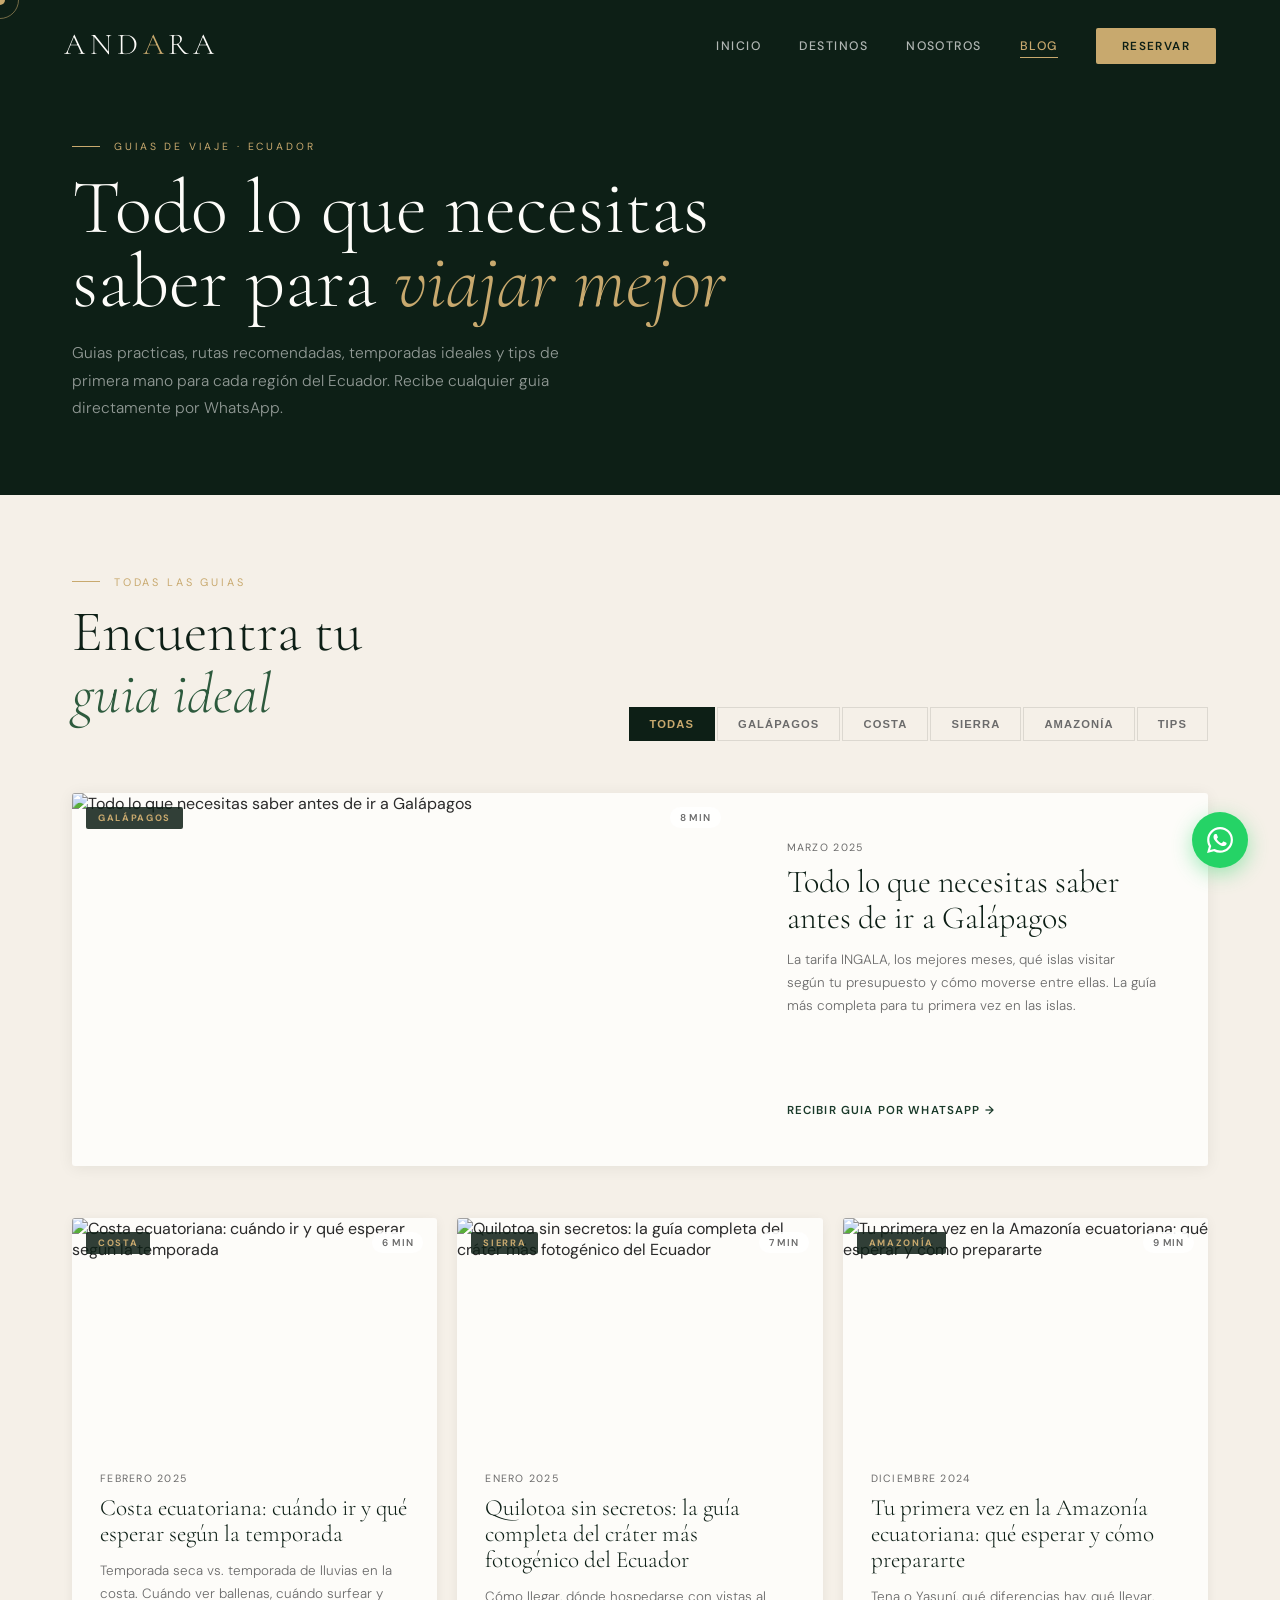
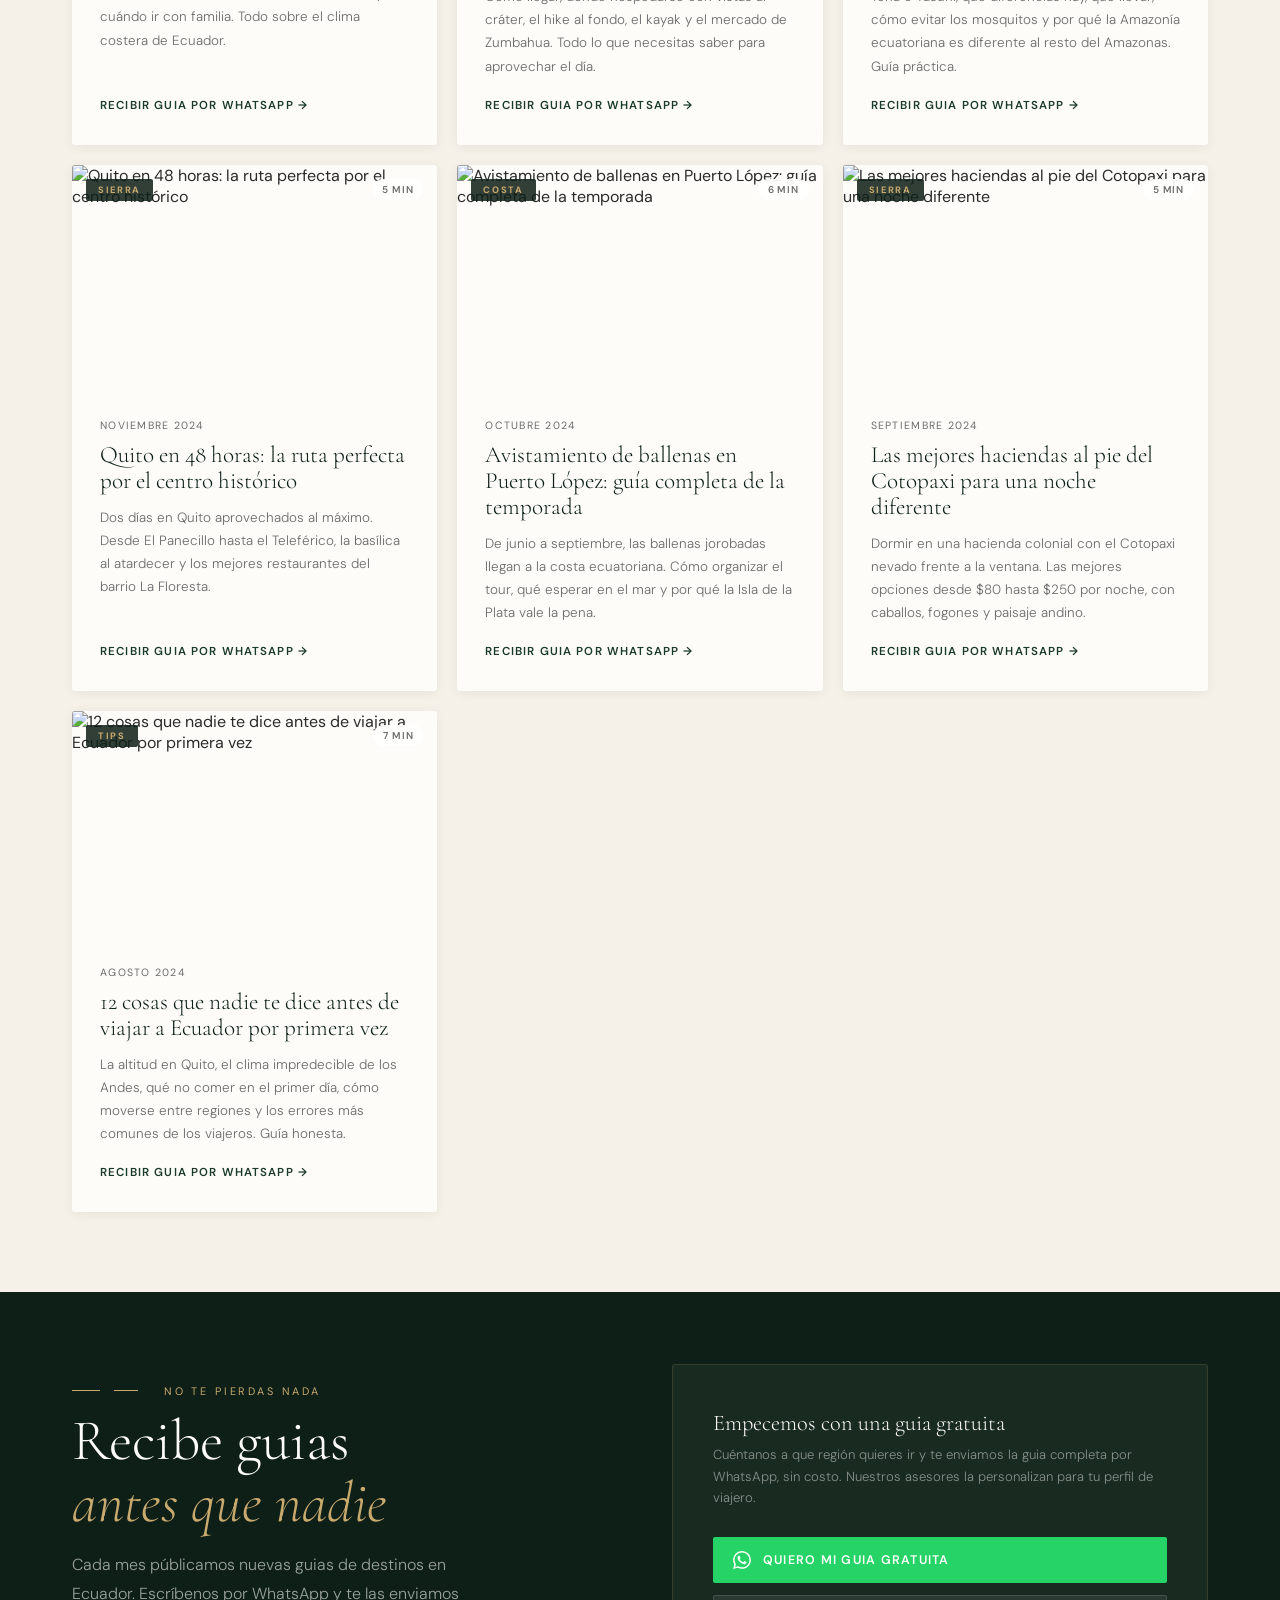
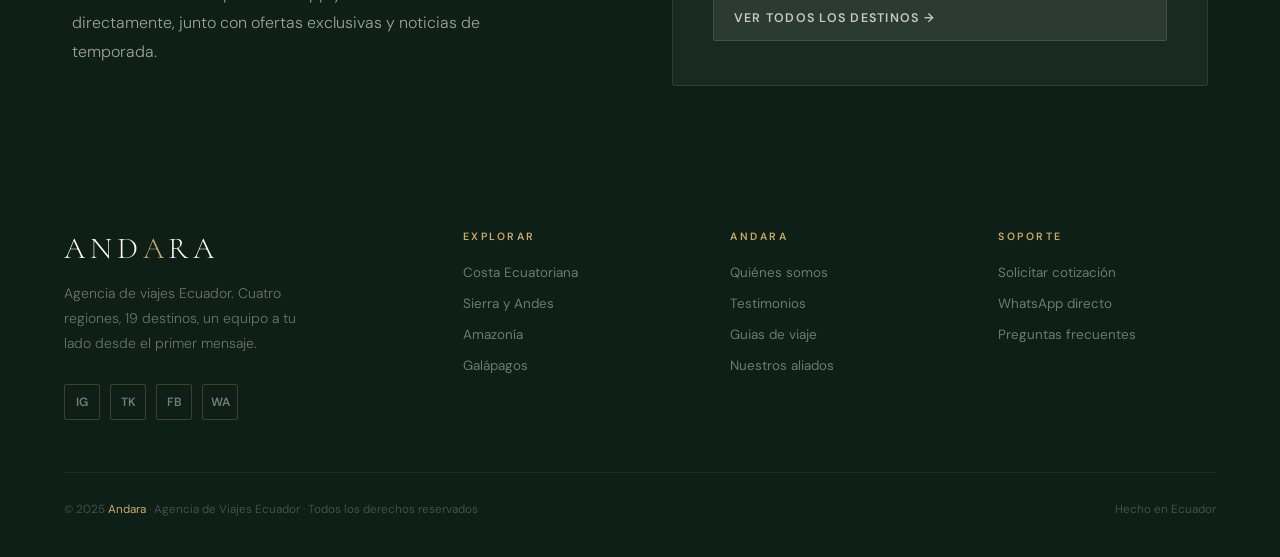
<file: blog.html>
<!DOCTYPE html>
<html lang="es">
<head>
  <meta charset="UTF-8"><meta name="viewport" content="width=device-width, initial-scale=1.0">
  <title>Guias de Viaje Ecuador — Blog | Andara</title>
  <meta name="description" content="Guias de viaje Ecuador: Galápagos, Costa, Sierra y Amazonía. Tips, mejores epocas, que llevar y todo lo que necesitas saber antes de viajar.">
  <link rel="stylesheet" href="css/main.css">
  <style>
    .blog-hero{background:var(--green-dark);padding:140px 72px 72px;position:relative;overflow:hidden}
    .blog-hero::before{content:"";position:absolute;inset:0;background:url('https://images.unsplash.com/photo-1643302408853-a0171accc39b?auto=format&fit=crop&w=1920&q=55') center/cover no-repeat;opacity:.14}
    .blog-hero-inner{position:relative;z-index:1;max-width:680px}
    .bh-label{font-size:.65rem;letter-spacing:.28em;text-transform:uppercase;color:var(--gold);display:flex;align-items:center;gap:14px;margin-bottom:18px}
    .bh-label::before{content:"";width:28px;height:1px;background:var(--gold);flex-shrink:0}
    .bh-title{font-family:var(--font-display);font-size:clamp(3rem,6vw,5.5rem);font-weight:300;line-height:.97;color:var(--white);margin-bottom:20px}
    .bh-title em{font-style:italic;color:var(--gold)}
    .bh-sub{font-size:.97rem;line-height:1.78;font-weight:300;color:rgba(255,255,255,.55);max-width:520px}

    .blog-section{padding:80px 72px;background:var(--cream)}
    .blog-header{display:flex;justify-content:space-between;align-items:flex-end;margin-bottom:52px;gap:24px;flex-wrap:wrap}
    .cat-filter{display:flex;gap:2px;flex-wrap:wrap}
    .cf-btn{padding:10px 20px;font-size:.7rem;font-weight:600;letter-spacing:.1em;text-transform:uppercase;border:1px solid rgba(0,0,0,.1);background:none;color:var(--text-light);transition:all .3s}
    .cf-btn.active,.cf-btn:hover{background:var(--green-dark);color:var(--gold);border-color:var(--green-dark)}

    /* FEATURED */
    .art-featured-wrap{margin-bottom:52px}
    .art-card.featured{display:grid;grid-template-columns:1.4fr 1fr;background:var(--white);border-radius:3px;overflow:hidden;box-shadow:0 2px 16px rgba(13,31,22,.07);transition:transform .4s var(--ease),box-shadow .4s}
    .art-card.featured:hover{transform:translateY(-5px);box-shadow:0 20px 48px rgba(13,31,22,.12)}

    /* GRID */
    .art-grid{display:grid;grid-template-columns:repeat(3,1fr);gap:20px}
    .art-card{display:flex;flex-direction:column;background:var(--white);border-radius:3px;overflow:hidden;box-shadow:0 2px 12px rgba(13,31,22,.06);transition:transform .4s var(--ease),box-shadow .4s}
    .art-card:hover{transform:translateY(-5px);box-shadow:0 20px 48px rgba(13,31,22,.12)}

    .ai-img{position:relative;overflow:hidden;flex-shrink:0}
    .ai-img img{object-fit:cover;width:100%;height:100%;transition:transform .75s var(--ease);display:block}
    .art-card:hover .ai-img img{transform:scale(1.05)}
    .ai-cat{position:absolute;top:14px;left:14px;background:rgba(13,31,22,.85);color:var(--gold);font-size:.58rem;font-weight:700;letter-spacing:.18em;text-transform:uppercase;padding:5px 12px;border-radius:2px}
    .ai-read{position:absolute;top:14px;right:14px;background:rgba(255,255,255,.92);color:var(--text-light);font-size:.62rem;font-weight:600;letter-spacing:.08em;text-transform:uppercase;padding:4px 10px;border-radius:20px}
    .ai-body{padding:26px 28px 32px;flex:1;display:flex;flex-direction:column}
    .art-card.featured .ai-body{padding:48px 52px;justify-content:center}
    .ai-date{font-size:.66rem;letter-spacing:.12em;text-transform:uppercase;color:var(--text-light);margin-bottom:10px}
    .ai-title{font-family:var(--font-display);font-size:1.45rem;font-weight:300;color:var(--green-dark);line-height:1.12;margin-bottom:12px}
    .art-card.featured .ai-title{font-size:2rem}
    .ai-excerpt{font-size:.84rem;line-height:1.72;color:var(--text-light);font-weight:300;flex:1;margin-bottom:20px}
    .ai-cta{display:inline-flex;align-items:center;gap:8px;font-size:.72rem;font-weight:600;letter-spacing:.1em;text-transform:uppercase;color:var(--green);text-decoration:none;transition:gap .3s;margin-top:auto}
    .ai-cta:hover{gap:14px}

    /* WA CTA BAND */
    .wa-band{background:var(--green-dark);padding:72px;display:grid;grid-template-columns:1fr 1fr;gap:64px;align-items:center}
    .wa-band-text .section-label::before{background:var(--gold)}
    .wa-band-text p{font-size:1rem;line-height:1.82;color:rgba(255,255,255,.58);font-weight:300;margin-top:16px;max-width:440px}
    .wa-band-form{background:rgba(255,255,255,.05);border:1px solid rgba(200,169,110,.15);border-radius:3px;padding:44px 40px}
    .wbf-title{font-family:var(--font-display);font-size:1.4rem;font-weight:300;color:var(--white);margin-bottom:8px}
    .wbf-sub{font-size:.82rem;color:rgba(255,255,255,.48);font-weight:300;line-height:1.65;margin-bottom:28px}
    .wbf-btns{display:flex;flex-direction:column;gap:12px}
    .wbf-btn{display:flex;align-items:center;gap:12px;padding:14px 20px;border-radius:2px;text-decoration:none;font-size:.78rem;font-weight:600;letter-spacing:.1em;text-transform:uppercase;transition:all .3s}
    .wbf-btn-wa{background:#25D366;color:var(--white)}
    .wbf-btn-wa:hover{background:#1db954;transform:translateY(-2px)}
    .wbf-btn-dest{background:rgba(255,255,255,.08);color:rgba(255,255,255,.72);border:1px solid rgba(255,255,255,.12)}
    .wbf-btn-dest:hover{background:rgba(255,255,255,.14);color:var(--white)}

    @media(max-width:1100px){.blog-section{padding:72px 40px}.art-grid{grid-template-columns:1fr 1fr}.art-card.featured{grid-template-columns:1fr;display:flex;flex-direction:column}.wa-band{padding:56px 40px;grid-template-columns:1fr;gap:36px}}
    @media(max-width:768px){.blog-section{padding:56px 24px}.blog-hero{padding:110px 24px 56px}.art-grid{grid-template-columns:1fr}.blog-header{flex-direction:column;align-items:flex-start}.wa-band{padding:48px 24px}}
  </style>
<!-- Google tag (gtag.js) -->
<script async src="https://www.googletagmanager.com/gtag/js?id=G-T6GSN4Z406"></script>
<script>
  window.dataLayer = window.dataLayer || [];
  function gtag(){dataLayer.push(arguments);}
  gtag('js', new Date());
  gtag('config', 'G-T6GSN4Z406');
</script>

<style id="mobile-opt">
/* ── blog.html mobile ≤640px ── */
@media (max-width:640px){
  .blog-hero{padding:100px 22px 56px}
  .bh-title{font-size:clamp(2.4rem,9vw,3.2rem)}
  .bh-sub{font-size:.88rem}
  .blog-section{padding:56px 22px}
  .blog-header{flex-direction:column;align-items:flex-start;gap:16px}
  .cat-filter{flex-wrap:wrap;gap:4px}
  .cf-btn{flex:1 0 calc(33% - 4px);text-align:center;padding:9px 8px;font-size:.66rem}
  /* Featured article */
  .art-card.featured{flex-direction:column}
  .art-card.featured .ai-img{aspect-ratio:16/9}
  .art-card.featured .ai-body{padding:28px 24px}
  .art-card.featured .ai-title{font-size:1.4rem}
  /* Grid */
  .art-grid{grid-template-columns:1fr}
  /* WA band */
  .wa-band{padding:56px 22px;grid-template-columns:1fr;gap:32px}
  .wa-band-form{padding:28px 22px}
  .wbf-btn{min-height:48px;justify-content:center}
  .wbf-btns{gap:10px}
}
@media (max-width:480px){
  .cf-btn{flex:1 0 calc(50% - 4px)}
  .blog-section{padding:48px 18px}
}
</style>

</head>
<body data-page="blog">
  <div class="cursor" id="cur"></div><div class="cursor-ring" id="curRing"></div>
  <a class="wa-float" href="https://wa.me/593960943582?text=Hola%20Andara%2C%20quiero%20recibir%20gu%C3%ADas%20de%20viaje" onclick="gtag('event','whatsapp_click',{button_location:'flotante',pagina:'blog'});" target="_blank" rel="noopener" aria-label="WhatsApp"><svg viewBox="0 0 24 24"><path d="M17.472 14.382c-.297-.149-1.758-.867-2.03-.967-.273-.099-.471-.148-.67.15-.197.297-.767.966-.94 1.164-.173.199-.347.223-.644.075-.297-.15-1.255-.463-2.39-1.475-.883-.788-1.48-1.761-1.653-2.059-.173-.297-.018-.458.13-.606.134-.133.298-.347.446-.52.149-.174.198-.298.298-.497.099-.198.05-.371-.025-.52-.075-.149-.669-1.612-.916-2.207-.242-.579-.487-.5-.669-.51-.173-.008-.371-.01-.57-.01-.198 0-.52.074-.792.372-.272.297-1.04 1.016-1.04 2.479 0 1.462 1.065 2.875 1.213 3.074.149.198 2.096 3.2 5.077 4.487.709.306 1.262.489 1.694.625.712.227 1.36.195 1.871.118.571-.085 1.758-.719 2.006-1.413.248-.694.248-1.289.173-1.413-.074-.124-.272-.198-.57-.347m-5.421 7.403h-.004a9.87 9.87 0 01-5.031-1.378l-.361-.214-3.741.982.998-3.648-.235-.374a9.86 9.86 0 01-1.51-5.26c.001-5.45 4.436-9.884 9.888-9.884 2.64 0 5.122 1.03 6.988 2.898a9.825 9.825 0 012.893 6.994c-.003 5.45-4.437 9.884-9.885 9.884m8.413-18.297A11.815 11.815 0 0012.05 0C5.495 0 .16 5.335.157 11.892c0 2.096.547 4.142 1.588 5.945L.057 24l6.305-1.654a11.882 11.882 0 005.683 1.448h.005c6.554 0 11.89-5.335 11.893-11.893a11.821 11.821 0 00-3.48-8.413z"/></svg></a>

  <nav class="site-nav scrolled" id="nav"><a class="nav-logo" href="index.html">And<span>a</span>ra</a>
    <ul class="nav-links">
      <li><a href="index.html" data-nav="inicio">Inicio</a></li>
      <li><a href="destinos.html" data-nav="destinos">Destinos</a></li>
      <li><a href="nosotros.html" data-nav="nosotros">Nosotros</a></li>
      <li><a href="blog.html" data-nav="blog">Blog</a></li>
      <li><a href="contacto.html" class="nav-reserve" data-nav="contacto" onclick="gtag('event','reservar_click',{location:'navegacion',pagina:'blog'})">Reservar</a></li>
    </ul><button class="hamburger" id="hbg" aria-label="Menu"><span></span><span></span><span></span></button>
  </nav>
  <div class="mobile-menu" id="mm">
    <button class="close-menu" id="cls">&#x2715;</button>
    <a href="index.html">Inicio</a><a href="destinos.html">Destinos</a>
    <a href="nosotros.html">Nosotros</a><a href="blog.html">Blog</a>
    <a href="contacto.html" style="color:var(--gold)">Reservar</a>
  </div>

  <div class="blog-hero">
    <div class="blog-hero-inner">
      <div class="bh-label">Guias de viaje &#183; Ecuador</div>
      <h1 class="bh-title">Todo lo que necesitas<br>saber para <em>viajar mejor</em></h1>
      <p class="bh-sub">Guias practicas, rutas recomendadas, temporadas ideales y tips de primera mano para cada región del Ecuador. Recibe cualquier guia directamente por WhatsApp.</p>
    </div>
  </div>

  <section class="blog-section">
    <div class="blog-header reveal">
      <div>
        <div class="section-label">Todas las guias</div>
        <h2 class="section-title">Encuentra tu<br><em>guia ideal</em></h2>
      </div>
      <div class="cat-filter">
        <button class="cf-btn active" data-cat="all" onclick="gtag('event','blog_filter',{categoria:'todos'})">Todas</button>
        <button class="cf-btn" data-cat="galapagos" onclick="gtag('event','blog_filter',{categoria:'galapagos'})">Galápagos</button>
        <button class="cf-btn" data-cat="costa" onclick="gtag('event','blog_filter',{categoria:'costa'})">Costa</button>
        <button class="cf-btn" data-cat="sierra" onclick="gtag('event','blog_filter',{categoria:'sierra'})">Sierra</button>
        <button class="cf-btn" data-cat="amazonia" onclick="gtag('event','blog_filter',{categoria:'amazonia'})">Amazonía</button>
        <button class="cf-btn" data-cat="tips" onclick="gtag('event','blog_filter',{categoria:'tips'})">Tips</button>
      </div>
    </div>

    <div class="art-featured-wrap">
      <div class="art-card featured reveal" data-cat="galapagos">
        <div class="ai-img" style="aspect-ratio:16/9">
          <img src="https://images.unsplash.com/photo-1706957614198-8d2e5f0ed6ea?auto=format&fit=crop&w=800&q=85" alt="Todo lo que necesitas saber antes de ir a Galápagos" loading="lazy" onerror="this.src='https://images.unsplash.com/photo-1643302408853-a0171accc39b?auto=format&fit=crop&w=800&q=85'">
          <span class="ai-cat">Galápagos</span>
          <span class="ai-read">8 min</span>
        </div>
        <div class="ai-body">
          <div class="ai-date">Marzo 2025</div>
          <h3 class="ai-title">Todo lo que necesitas saber antes de ir a Galápagos</h3>
          <p class="ai-excerpt">La tarifa INGALA, los mejores meses, qué islas visitar según tu presupuesto y cómo moverse entre ellas. La guía más completa para tu primera vez en las islas.</p>
          <a href="https://wa.me/593960943582?text=Hola%20Andara%2C%20quiero%20recibir%20la%20guia%20sobre%3A%20Todo%20lo%20que%20necesitas%20saber%20antes%20de%2" class="ai-cta" onclick="gtag('event','blog_guide_click',{articulo:'Galápagos'})" target="_blank" rel="noopener">Recibir guia por WhatsApp &#x2192;</a>
        </div>
      </div>
    </div>
    <div class="art-grid">
      <div class="art-card reveal" data-cat="costa">
        <div class="ai-img" style="aspect-ratio:16/10">
          <img src="https://images.unsplash.com/photo-1507525428034-b723cf961d3e?auto=format&fit=crop&w=800&q=85" alt="Costa ecuatoriana: cuándo ir y qué esperar según la temporada" loading="lazy" onerror="this.src='https://images.unsplash.com/photo-1643302408853-a0171accc39b?auto=format&fit=crop&w=800&q=85'">
          <span class="ai-cat">Costa</span>
          <span class="ai-read">6 min</span>
        </div>
        <div class="ai-body">
          <div class="ai-date">Febrero 2025</div>
          <h3 class="ai-title">Costa ecuatoriana: cuándo ir y qué esperar según la temporada</h3>
          <p class="ai-excerpt">Temporada seca vs. temporada de lluvias en la costa. Cuándo ver ballenas, cuándo surfear y cuándo ir con familia. Todo sobre el clima costera de Ecuador.</p>
          <a href="https://wa.me/593960943582?text=Hola%20Andara%2C%20quiero%20recibir%20la%20guia%20sobre%3A%20Costa%20ecuatoriana:%20cuándo%20ir%20y%20qué%20esp" class="ai-cta" onclick="gtag('event','blog_guide_click',{articulo:'Costa_Temporada'})" target="_blank" rel="noopener">Recibir guia por WhatsApp &#x2192;</a>
        </div>
      </div>
      <div class="art-card reveal" data-cat="sierra">
        <div class="ai-img" style="aspect-ratio:16/10">
          <img src="https://images.unsplash.com/photo-1694206078595-460a3ec27772?auto=format&fit=crop&w=800&q=85" alt="Quilotoa sin secretos: la guía completa del cráter más fotogénico del Ecuador" loading="lazy" onerror="this.src='https://images.unsplash.com/photo-1643302408853-a0171accc39b?auto=format&fit=crop&w=800&q=85'">
          <span class="ai-cat">Sierra</span>
          <span class="ai-read">7 min</span>
        </div>
        <div class="ai-body">
          <div class="ai-date">Enero 2025</div>
          <h3 class="ai-title">Quilotoa sin secretos: la guía completa del cráter más fotogénico del Ecuador</h3>
          <p class="ai-excerpt">Cómo llegar, dónde hospedarse con vistas al cráter, el hike al fondo, el kayak y el mercado de Zumbahua. Todo lo que necesitas saber para aprovechar el día.</p>
          <a href="https://wa.me/593960943582?text=Hola%20Andara%2C%20quiero%20recibir%20la%20guia%20sobre%3A%20Quilotoa%20sin%20secretos:%20la%20guía%20completa%" class="ai-cta" onclick="gtag('event','blog_guide_click',{articulo:'Quilotoa'})" target="_blank" rel="noopener">Recibir guia por WhatsApp &#x2192;</a>
        </div>
      </div>
      <div class="art-card reveal" data-cat="amazonia">
        <div class="ai-img" style="aspect-ratio:16/10">
          <img src="https://images.unsplash.com/photo-1591081658714-f576fb7ea3ed?auto=format&fit=crop&w=800&q=85" alt="Tu primera vez en la Amazonía ecuatoriana: qué esperar y cómo prepararte" loading="lazy" onerror="this.src='https://images.unsplash.com/photo-1643302408853-a0171accc39b?auto=format&fit=crop&w=800&q=85'">
          <span class="ai-cat">Amazonía</span>
          <span class="ai-read">9 min</span>
        </div>
        <div class="ai-body">
          <div class="ai-date">Diciembre 2024</div>
          <h3 class="ai-title">Tu primera vez en la Amazonía ecuatoriana: qué esperar y cómo prepararte</h3>
          <p class="ai-excerpt">Tena o Yasuní, qué diferencias hay, qué llevar, cómo evitar los mosquitos y por qué la Amazonía ecuatoriana es diferente al resto del Amazonas. Guía práctica.</p>
          <a href="https://wa.me/593960943582?text=Hola%20Andara%2C%20quiero%20recibir%20la%20guia%20sobre%3A%20Tu%20primera%20vez%20en%20la%20Amazonía%20ecuatori" class="ai-cta" onclick="gtag('event','blog_guide_click',{articulo:'Amazonia'})" target="_blank" rel="noopener">Recibir guia por WhatsApp &#x2192;</a>
        </div>
      </div>
      <div class="art-card reveal" data-cat="sierra">
        <div class="ai-img" style="aspect-ratio:16/10">
          <img src="https://images.unsplash.com/photo-1566352081904-cfa7024f5d6a?auto=format&fit=crop&w=800&q=85" alt="Quito en 48 horas: la ruta perfecta por el centro histórico" loading="lazy" onerror="this.src='https://images.unsplash.com/photo-1643302408853-a0171accc39b?auto=format&fit=crop&w=800&q=85'">
          <span class="ai-cat">Sierra</span>
          <span class="ai-read">5 min</span>
        </div>
        <div class="ai-body">
          <div class="ai-date">Noviembre 2024</div>
          <h3 class="ai-title">Quito en 48 horas: la ruta perfecta por el centro histórico</h3>
          <p class="ai-excerpt">Dos días en Quito aprovechados al máximo. Desde El Panecillo hasta el Teleférico, la basílica al atardecer y los mejores restaurantes del barrio La Floresta.</p>
          <a href="https://wa.me/593960943582?text=Hola%20Andara%2C%20quiero%20recibir%20la%20guia%20sobre%3A%20Quito%20en%2048%20horas:%20la%20ruta%20perfecta%20" class="ai-cta" onclick="gtag('event','blog_guide_click',{articulo:'Quito'})" target="_blank" rel="noopener">Recibir guia por WhatsApp &#x2192;</a>
        </div>
      </div>
      <div class="art-card reveal" data-cat="costa">
        <div class="ai-img" style="aspect-ratio:16/10">
          <img src="https://images.unsplash.com/photo-1544551763-46a013bb70d5?auto=format&fit=crop&w=800&q=85" alt="Avistamiento de ballenas en Puerto López: guía completa de la temporada" loading="lazy" onerror="this.src='https://images.unsplash.com/photo-1643302408853-a0171accc39b?auto=format&fit=crop&w=800&q=85'">
          <span class="ai-cat">Costa</span>
          <span class="ai-read">6 min</span>
        </div>
        <div class="ai-body">
          <div class="ai-date">Octubre 2024</div>
          <h3 class="ai-title">Avistamiento de ballenas en Puerto López: guía completa de la temporada</h3>
          <p class="ai-excerpt">De junio a septiembre, las ballenas jorobadas llegan a la costa ecuatoriana. Cómo organizar el tour, qué esperar en el mar y por qué la Isla de la Plata vale la pena.</p>
          <a href="https://wa.me/593960943582?text=Hola%20Andara%2C%20quiero%20recibir%20la%20guia%20sobre%3A%20Avistamiento%20de%20ballenas%20en%20Puerto%20López" class="ai-cta" onclick="gtag('event','blog_guide_click',{articulo:'Puerto_Lopez'})" target="_blank" rel="noopener">Recibir guia por WhatsApp &#x2192;</a>
        </div>
      </div>
      <div class="art-card reveal" data-cat="sierra">
        <div class="ai-img" style="aspect-ratio:16/10">
          <img src="https://images.unsplash.com/photo-1643302408853-a0171accc39b?auto=format&fit=crop&w=800&q=85" alt="Las mejores haciendas al pie del Cotopaxi para una noche diferente" loading="lazy" onerror="this.src='https://images.unsplash.com/photo-1643302408853-a0171accc39b?auto=format&fit=crop&w=800&q=85'">
          <span class="ai-cat">Sierra</span>
          <span class="ai-read">5 min</span>
        </div>
        <div class="ai-body">
          <div class="ai-date">Septiembre 2024</div>
          <h3 class="ai-title">Las mejores haciendas al pie del Cotopaxi para una noche diferente</h3>
          <p class="ai-excerpt">Dormir en una hacienda colonial con el Cotopaxi nevado frente a la ventana. Las mejores opciones desde $80 hasta $250 por noche, con caballos, fogones y paisaje andino.</p>
          <a href="https://wa.me/593960943582?text=Hola%20Andara%2C%20quiero%20recibir%20la%20guia%20sobre%3A%20Las%20mejores%20haciendas%20al%20pie%20del%20Cotop" class="ai-cta" onclick="gtag('event','blog_guide_click',{articulo:'Cotopaxi'})" target="_blank" rel="noopener">Recibir guia por WhatsApp &#x2192;</a>
        </div>
      </div>
      <div class="art-card reveal" data-cat="tips">
        <div class="ai-img" style="aspect-ratio:16/10">
          <img src="https://images.unsplash.com/photo-1610226977124-9fd2755d09f2?auto=format&fit=crop&w=800&q=85" alt="12 cosas que nadie te dice antes de viajar a Ecuador por primera vez" loading="lazy" onerror="this.src='https://images.unsplash.com/photo-1643302408853-a0171accc39b?auto=format&fit=crop&w=800&q=85'">
          <span class="ai-cat">Tips</span>
          <span class="ai-read">7 min</span>
        </div>
        <div class="ai-body">
          <div class="ai-date">Agosto 2024</div>
          <h3 class="ai-title">12 cosas que nadie te dice antes de viajar a Ecuador por primera vez</h3>
          <p class="ai-excerpt">La altitud en Quito, el clima impredecible de los Andes, qué no comer en el primer día, cómo moverse entre regiones y los errores más comunes de los viajeros. Guía honesta.</p>
          <a href="https://wa.me/593960943582?text=Hola%20Andara%2C%20quiero%20recibir%20la%20guia%20sobre%3A%2012%20cosas%20que%20nadie%20te%20dice%20antes%20de%" class="ai-cta" onclick="gtag('event','blog_guide_click',{articulo:'Tips_Ecuador'})" target="_blank" rel="noopener">Recibir guia por WhatsApp &#x2192;</a>
        </div>
      </div>
    </div>
  </section>

  <!-- WA CTA -->
  <div class="wa-band reveal">
    <div class="wa-band-text">
      <div class="section-label" style="color:var(--gold)"><span style="width:24px;height:1px;background:var(--gold);display:inline-block;margin-right:12px"></span>No te pierdas nada</div>
      <h2 class="section-title light">Recibe guias<br><em>antes que nadie</em></h2>
      <p>Cada mes públicamos nuevas guias de destinos en Ecuador. Escríbenos por WhatsApp y te las enviamos directamente, junto con ofertas exclusivas y noticias de temporada.</p>
    </div>
    <div class="wa-band-form">
      <div class="wbf-title">Empecemos con una guia gratuita</div>
      <p class="wbf-sub">Cuéntanos a que región quieres ir y te enviamos la guia completa por WhatsApp, sin costo. Nuestros asesores la personalizan para tu perfil de viajero.</p>
      <div class="wbf-btns">
        <a href="https://wa.me/593960943582?text=Hola%20Andara%2C%20quiero%20recibir%20guias%20de%20viaje%20de%20Ecuador" class="wbf-btn wbf-btn-wa" onclick="gtag('event','whatsapp_click',{button_location:'blog_cta_final'})" target="_blank" rel="noopener">
          <svg width="18" height="18" viewBox="0 0 24 24" fill="currentColor"><path d="M17.472 14.382c-.297-.149-1.758-.867-2.03-.967-.273-.099-.471-.148-.67.15-.197.297-.767.966-.94 1.164-.173.199-.347.223-.644.075-.297-.15-1.255-.463-2.39-1.475-.883-.788-1.48-1.761-1.653-2.059-.173-.297-.018-.458.13-.606.134-.133.298-.347.446-.52.149-.174.198-.298.298-.497.099-.198.05-.371-.025-.52-.075-.149-.669-1.612-.916-2.207-.242-.579-.487-.5-.669-.51-.173-.008-.371-.01-.57-.01-.198 0-.52.074-.792.372-.272.297-1.04 1.016-1.04 2.479 0 1.462 1.065 2.875 1.213 3.074.149.198 2.096 3.2 5.077 4.487.709.306 1.262.489 1.694.625.712.227 1.36.195 1.871.118.571-.085 1.758-.719 2.006-1.413.248-.694.248-1.289.173-1.413-.074-.124-.272-.198-.57-.347m-5.421 7.403h-.004a9.87 9.87 0 01-5.031-1.378l-.361-.214-3.741.982.998-3.648-.235-.374a9.86 9.86 0 01-1.51-5.26c.001-5.45 4.436-9.884 9.888-9.884 2.64 0 5.122 1.03 6.988 2.898a9.825 9.825 0 012.893 6.994c-.003 5.45-4.437 9.884-9.885 9.884m8.413-18.297A11.815 11.815 0 0012.05 0C5.495 0 .16 5.335.157 11.892c0 2.096.547 4.142 1.588 5.945L.057 24l6.305-1.654a11.882 11.882 0 005.683 1.448h.005c6.554 0 11.89-5.335 11.893-11.893a11.821 11.821 0 00-3.48-8.413z"/></svg>
          Quiero mi guia gratuita
        </a>
        <a href="destinos.html" class="wbf-btn wbf-btn-dest">Ver todos los destinos &#x2192;</a>
      </div>
    </div>
  </div>

  <footer class="site-footer">
    <div class="footer-grid">
      <div class="footer-brand"><a class="nav-logo" href="index.html">And<span>a</span>ra</a><p class="footer-tagline">Agencia de viajes Ecuador. Cuatro regiones, 19 destinos, un equipo a tu lado desde el primer mensaje.</p><div class="footer-social"><a class="social-link" href="#">IG</a><a class="social-link" href="#">TK</a><a class="social-link" href="#">FB</a><a class="social-link" href="https://wa.me/593960943582">WA</a></div></div>
      <div><div class="footer-col-title">Explorar</div><ul class="footer-links"><li><a href="destinos.html#costa">Costa Ecuatoriana</a></li><li><a href="destinos.html#sierra">Sierra y Andes</a></li><li><a href="destinos.html#amazonia">Amazonía</a></li><li><a href="destinos.html#galapagos">Galápagos</a></li></ul></div>
      <div><div class="footer-col-title">Andara</div><ul class="footer-links"><li><a href="nosotros.html">Quiénes somos</a></li><li><a href="testimonios.html">Testimonios</a></li><li><a href="blog.html">Guias de viaje</a></li><li><a href="nosotros.html">Nuestros aliados</a></li></ul></div>
      <div><div class="footer-col-title">Soporte</div><ul class="footer-links"><li><a href="contacto.html">Solicitar cotización</a></li><li><a href="https://wa.me/593960943582">WhatsApp directo</a></li><li><a href="contacto.html">Preguntas frecuentes</a></li></ul></div>
    </div>
    <div class="footer-bottom"><p class="footer-copy">&#169; 2025 <span>Andara</span> &#183; Agencia de Viajes Ecuador &#183; Todos los derechos reservados</p><p class="footer-copy">Hecho en Ecuador</p></div>
  </footer>
  <script>    const c=document.getElementById('cur'),r=document.getElementById('curRing');
    let mx=0,my=0,rx=0,ry=0;
    document.addEventListener('mousemove',e=>{mx=e.clientX;my=e.clientY;c.style.left=mx+'px';c.style.top=my+'px';});
    (function l(){rx+=(mx-rx)*.12;ry+=(my-ry)*.12;r.style.left=rx+'px';r.style.top=ry+'px';requestAnimationFrame(l);})();
    document.querySelectorAll('a,button').forEach(el=>{el.addEventListener('mouseenter',()=>{c.style.transform='translate(-50%,-50%) scale(2.2)';r.style.opacity='.2';});el.addEventListener('mouseleave',()=>{c.style.transform='translate(-50%,-50%) scale(1)';r.style.opacity='.55';});});
    document.querySelectorAll('[data-nav]').forEach(a=>{if(a.dataset.nav===document.body.dataset.page)a.classList.add('active');});
    window.addEventListener('scroll',()=>document.getElementById('nav').classList.toggle('scrolled',scrollY>60),{passive:true});
    document.getElementById('hbg').addEventListener('click',()=>document.getElementById('mm').classList.add('open'));
    document.getElementById('cls').addEventListener('click',()=>document.getElementById('mm').classList.remove('open'));
    const ro=new IntersectionObserver(es=>es.forEach(e=>{if(e.isIntersecting)e.target.classList.add('visible');}),{threshold:.07});
    document.querySelectorAll('.reveal').forEach(el=>ro.observe(el));
    // Category filter
    document.querySelectorAll('.cf-btn').forEach(btn=>{
      btn.addEventListener('click',()=>{
        document.querySelectorAll('.cf-btn').forEach(b=>b.classList.remove('active'));
        btn.classList.add('active');
        const f=btn.dataset.cat;
        document.querySelectorAll('.art-card').forEach(c=>{c.style.display=(f==='all'||c.dataset.cat===f)?'flex':'none';});
      });
    });</script>
</body>
</html>
</file>
<file: css/main.css>
/* =============================================
   ANDARA — SISTEMA DE DISEÑO COMPARTIDO v2.0
   Todos los estilos base y componentes reutilizables
============================================= */

@import url('https://fonts.googleapis.com/css2?family=Cormorant+Garamond:ital,wght@0,300;0,400;0,600;1,300;1,400&family=DM+Sans:opsz,wght@9..40,300;9..40,400;9..40,500;9..40,600&display=swap');

/* ─── VARIABLES ─── */
:root {
  --green-dark:  #0d1f16;
  --green:       #1a3a2a;
  --green-mid:   #2d5a3d;
  --green-light: #4a7c5f;
  --gold:        #c8a96e;
  --gold-light:  #e8d5a3;
  --cream:       #f5f0e8;
  --cream-dark:  #ede5d5;
  --white:       #fdfcf9;
  --text:        #2a2a2a;
  --text-light:  #6b6b6b;
  --font-display: 'Cormorant Garamond', Georgia, serif;
  --font-body:    'DM Sans', sans-serif;
  --ease:     cubic-bezier(0.4, 0, 0.2, 1);
  --ease-out: cubic-bezier(0, 0, 0.2, 1);
}

/* ─── RESET ─── */
*, *::before, *::after { box-sizing: border-box; margin: 0; padding: 0; }
html { scroll-behavior: smooth; font-size: 16px; }
body { font-family: var(--font-body); background: var(--cream); color: var(--text); overflow-x: hidden; cursor: none; }
img { display: block; width: 100%; height: 100%; object-fit: cover; }
a, button { cursor: none; }

/* ─── CURSOR ─── */
.cursor {
  position: fixed; width: 10px; height: 10px;
  background: var(--gold); border-radius: 50%;
  pointer-events: none; z-index: 9999;
  transition: transform .15s var(--ease), background .3s;
  transform: translate(-50%,-50%);
}
.cursor-ring {
  position: fixed; width: 38px; height: 38px;
  border: 1.5px solid var(--gold); border-radius: 50%;
  pointer-events: none; z-index: 9998;
  transition: transform .4s var(--ease), opacity .3s;
  transform: translate(-50%,-50%); opacity: .55;
}

/* ─── NAVIGATION ─── */
.site-nav {
  position: fixed; top: 0; left: 0; right: 0; z-index: 1000;
  display: flex; align-items: center; justify-content: space-between;
  padding: 26px 64px;
  transition: all .4s var(--ease);
}
.site-nav.scrolled {
  padding: 14px 64px;
  background: rgba(13,31,22,.96);
  backdrop-filter: blur(20px);
  -webkit-backdrop-filter: blur(20px);
}
.nav-logo {
  font-family: var(--font-display); font-size: 1.9rem; font-weight: 300;
  color: var(--white); letter-spacing: .16em;
  text-decoration: none; text-transform: uppercase; flex-shrink: 0;
}
.nav-logo span { color: var(--gold); }
.nav-links { display: flex; gap: 38px; list-style: none; }
.nav-links a {
  font-size: .77rem; font-weight: 500; letter-spacing: .12em;
  text-transform: uppercase; color: rgba(255,255,255,.68);
  text-decoration: none; transition: color .3s; position: relative;
}
.nav-links a::after {
  content: ''; position: absolute; bottom: -4px; left: 0;
  width: 0; height: 1px; background: var(--gold);
  transition: width .3s var(--ease);
}
.nav-links a:hover,
.nav-links a.active { color: var(--gold); }
.nav-links a:hover::after,
.nav-links a.active::after { width: 100%; }
.nav-cta.active::after { display: none; }
.nav-reserve {
  font-size: .73rem !important; font-weight: 600 !important;
  color: var(--green-dark) !important;
  background: var(--gold); padding: 10px 26px;
  border-radius: 2px; text-decoration: none;
  transition: background .3s !important;
}
.nav-reserve::after { display: none !important; }
.nav-reserve:hover { background: var(--gold-light); color: var(--green-dark) !important; }
.nav-reserve.active { color: var(--green-dark) !important; }
.hamburger {
  display: none; flex-direction: column; gap: 5px;
  background: none; border: none; padding: 6px;
}
.hamburger span { display: block; width: 24px; height: 1.5px; background: var(--white); transition: all .3s; }
.mobile-menu {
  display: none; position: fixed; inset: 0;
  background: rgba(13,31,22,.98);
  flex-direction: column; align-items: center; justify-content: center;
  gap: 36px; z-index: 999;
}
.mobile-menu.open { display: flex; }
.mobile-menu a {
  font-family: var(--font-display); font-size: 2.2rem; font-weight: 300;
  color: var(--white); text-decoration: none; letter-spacing: .1em;
  transition: color .3s;
}
.mobile-menu a:hover { color: var(--gold); }
.mobile-menu .close-menu {
  position: absolute; top: 28px; right: 28px;
  background: none; border: none; color: var(--gold);
  font-size: 1.8rem; line-height: 1;
}

/* ─── FOOTER ─── */
.site-footer { background: var(--green-dark); padding: 72px 64px 40px; }
.footer-grid {
  display: grid; grid-template-columns: 1.6fr 1fr 1fr 1fr;
  gap: 50px; margin-bottom: 52px;
}
.footer-brand .nav-logo { display: block; margin-bottom: 14px; }
.footer-tagline {
  font-size: .875rem; line-height: 1.78;
  color: rgba(255,255,255,.38); font-weight: 300;
  max-width: 240px; margin-bottom: 28px;
}
.footer-social { display: flex; gap: 10px; }
.social-link {
  width: 36px; height: 36px;
  border: 1px solid rgba(200,169,110,.25); border-radius: 2px;
  display: flex; align-items: center; justify-content: center;
  color: rgba(255,255,255,.42); text-decoration: none;
  font-size: .75rem; font-weight: 600; transition: all .3s;
}
.social-link:hover { border-color: var(--gold); color: var(--gold); background: rgba(200,169,110,.1); }
.footer-col-title {
  font-size: .66rem; font-weight: 600; letter-spacing: .24em;
  text-transform: uppercase; color: var(--gold); margin-bottom: 18px;
}
.footer-links { list-style: none; display: flex; flex-direction: column; gap: 10px; }
.footer-links a { font-size: .84rem; color: rgba(255,255,255,.4); text-decoration: none; transition: color .3s; }
.footer-links a:hover { color: rgba(255,255,255,.88); }
.footer-bottom {
  border-top: 1px solid rgba(255,255,255,.07);
  padding-top: 28px; display: flex; justify-content: space-between; align-items: center; gap: 16px;
}
.footer-copy { font-size: .73rem; color: rgba(255,255,255,.22); }
.footer-copy span { color: var(--gold); }

/* ─── BUTTONS ─── */
.btn-primary {
  display: inline-flex; align-items: center; gap: 12px;
  font-size: .78rem; font-weight: 600; letter-spacing: .12em;
  text-transform: uppercase; color: var(--green-dark);
  background: var(--gold); padding: 16px 36px;
  text-decoration: none; border-radius: 2px;
  transition: all .3s var(--ease);
}
.btn-primary:hover { background: var(--gold-light); transform: translateY(-2px); }
.btn-secondary {
  display: inline-flex; align-items: center; gap: 10px;
  font-size: .78rem; font-weight: 500; letter-spacing: .1em;
  text-transform: uppercase; color: rgba(255,255,255,.72);
  text-decoration: none; transition: color .3s;
  background: none; border: none; padding: 0;
}
.btn-secondary svg { transition: transform .3s; }
.btn-secondary:hover { color: var(--gold); }
.btn-secondary:hover svg { transform: translateX(4px); }
.btn-outline-dark {
  display: inline-flex; align-items: center; gap: 10px;
  font-size: .78rem; font-weight: 600; letter-spacing: .12em;
  text-transform: uppercase; color: var(--green);
  border: 1.5px solid var(--green); padding: 14px 30px;
  text-decoration: none; border-radius: 2px;
  transition: all .3s var(--ease);
}
.btn-outline-dark:hover { background: var(--green); color: var(--white); }
.btn-wa {
  display: inline-flex; align-items: center; gap: 12px;
  font-size: .78rem; font-weight: 600; letter-spacing: .1em;
  text-transform: uppercase; color: var(--white);
  background: #25D366; padding: 16px 32px;
  text-decoration: none; border-radius: 2px;
  transition: all .3s var(--ease);
}
.btn-wa:hover { background: #1db954; transform: translateY(-2px); box-shadow: 0 10px 28px rgba(37,211,102,.32); }

/* ─── SECTION LABELS / TITLES ─── */
.section-label {
  font-size: .68rem; letter-spacing: .26em; text-transform: uppercase;
  color: var(--gold); margin-bottom: 12px;
  display: flex; align-items: center; gap: 14px;
}
.section-label::before { content: ''; width: 28px; height: 1px; background: var(--gold); flex-shrink: 0; }
.section-title {
  font-family: var(--font-display);
  font-size: clamp(2.2rem, 4.5vw, 3.8rem);
  font-weight: 300; line-height: 1.08; color: var(--green-dark); margin-bottom: 16px;
}
.section-title em { font-style: italic; color: var(--green-mid); }
.section-title.light { color: var(--white); }
.section-title.light em { color: var(--gold); }

/* ─── PAGE HERO BASE ─── */
.page-hero {
  position: relative; height: 56vh; min-height: 480px;
  display: flex; align-items: flex-end; overflow: hidden;
}
.page-hero-img {
  position: absolute; inset: 0;
}
.page-hero-img img { object-position: center; }
.page-hero-overlay {
  position: absolute; inset: 0;
  background: linear-gradient(180deg, rgba(13,31,22,.25) 0%, rgba(13,31,22,.78) 100%);
}
.page-hero-content {
  position: relative; z-index: 2;
  padding: 0 64px 64px;
}
.page-hero-content .section-label { color: var(--gold); }
.page-hero-content .section-label::before { background: var(--gold); }
.breadcrumb {
  font-size: .7rem; letter-spacing: .1em; color: rgba(255,255,255,.45);
  margin-bottom: 12px; display: flex; align-items: center; gap: 8px;
}
.breadcrumb a { color: rgba(255,255,255,.45); text-decoration: none; transition: color .3s; }
.breadcrumb a:hover { color: var(--gold); }

/* ─── REVEAL ANIMATION ─── */
.reveal {
  opacity: 0; transform: translateY(28px);
  transition: opacity .85s var(--ease-out), transform .85s var(--ease-out);
}
.reveal.visible { opacity: 1; transform: translateY(0); }
.reveal-d1 { transition-delay: .1s; }
.reveal-d2 { transition-delay: .22s; }
.reveal-d3 { transition-delay: .34s; }
.reveal-d4 { transition-delay: .46s; }

/* ─── WHATSAPP FLOAT ─── */
.wa-float {
  position: fixed; bottom: 32px; right: 32px;
  width: 56px; height: 56px; background: #25D366;
  border-radius: 50%; display: flex; align-items: center; justify-content: center;
  text-decoration: none; z-index: 500;
  box-shadow: 0 6px 20px rgba(37,211,102,.42);
  transition: all .3s var(--ease);
  animation: waPulse 3s ease-in-out infinite;
}
.wa-float:hover { transform: scale(1.1); }
.wa-float svg { width: 26px; height: 26px; fill: #fff; }
@keyframes waPulse {
  0%,100% { box-shadow: 0 6px 20px rgba(37,211,102,.42); }
  50% { box-shadow: 0 6px 32px rgba(37,211,102,.65), 0 0 0 10px rgba(37,211,102,.1); }
}

/* ─── IMAGE CARD (reusable) ─── */
.img-card {
  position: relative; overflow: hidden; border-radius: 3px;
}
.img-card img { transition: transform .75s var(--ease); }
.img-card:hover img { transform: scale(1.06); }

/* ─── FORM SHARED STYLES ─── */
.form-label {
  display: block; font-size: .67rem; font-weight: 600;
  letter-spacing: .15em; text-transform: uppercase;
  color: var(--text-light); margin-bottom: 8px;
}
.form-control {
  width: 100%; padding: 13px 17px;
  border: 1.5px solid rgba(0,0,0,.09); border-radius: 2px;
  font-family: var(--font-body); font-size: .9rem; color: var(--text);
  background: var(--cream); transition: border-color .3s, box-shadow .3s;
  outline: none; -webkit-appearance: none; appearance: none;
}
.form-control:focus { border-color: var(--green-mid); box-shadow: 0 0 0 3px rgba(45,90,61,.1); }
textarea.form-control { resize: vertical; min-height: 110px; }

/* ─── DIVIDER ─── */
.divider {
  width: 100%; height: 1px; background: rgba(0,0,0,.07);
}

/* ─── SECTION PADDING ─── */
.section-pad { padding: 110px 64px; }
.section-pad-sm { padding: 72px 64px; }

/* ─── RESPONSIVE ─── */
@media (max-width: 1024px) {
  .section-pad, .section-pad-sm { padding-left: 40px; padding-right: 40px; }
  .site-nav { padding-left: 40px; padding-right: 40px; }
  .site-nav.scrolled { padding-left: 40px; padding-right: 40px; }
  .page-hero-content { padding: 0 40px 52px; }
  .site-footer { padding: 60px 40px 36px; }
  .footer-grid { grid-template-columns: 1fr 1fr; gap: 40px; }
}
@media (max-width: 768px) {
  .section-pad, .section-pad-sm { padding: 72px 24px; }
  .section-pad-sm { padding: 56px 24px; }
  .site-nav { padding: 18px 24px; }
  .site-nav.scrolled { padding: 14px 24px; }
  .nav-links { display: none; }
  .hamburger { display: flex; }
  .page-hero { height: 48vh; min-height: 380px; }
  .page-hero-content { padding: 0 24px 40px; }
  .site-footer { padding: 52px 24px 32px; }
  .footer-grid { grid-template-columns: 1fr; gap: 32px; }
  .footer-bottom { flex-direction: column; text-align: center; }
  body { cursor: auto; }
  .cursor, .cursor-ring { display: none; }
}
</file>
